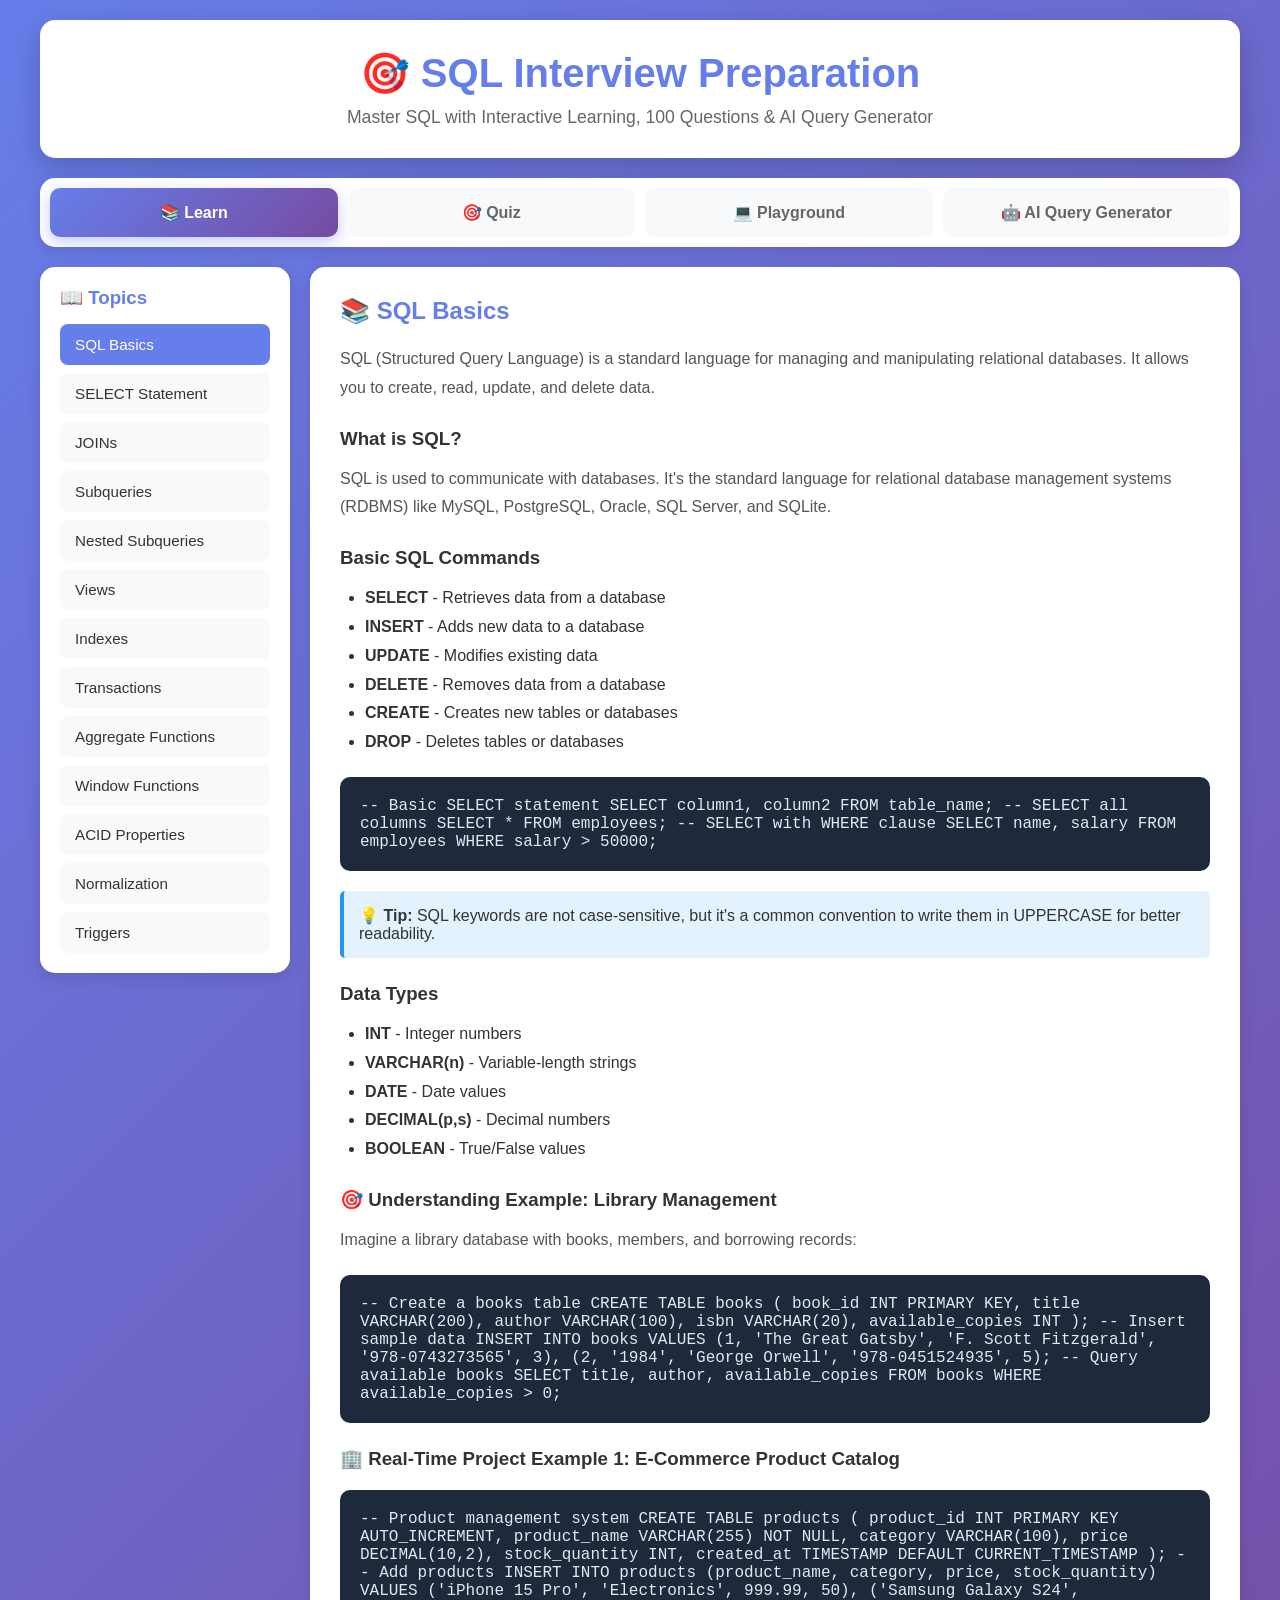
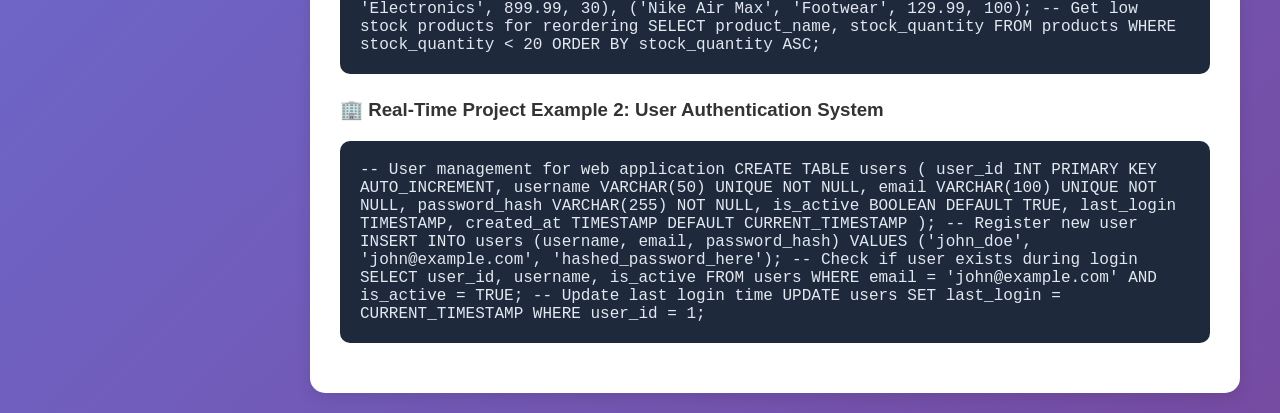
<file: index.html>
<!DOCTYPE html>
<html lang="en">
<head>
    <meta charset="UTF-8">
    <meta name="viewport" content="width=device-width, initial-scale=1.0">
    <title>SQL Interview Preparation - Interactive Learning Platform</title>
    <link rel="stylesheet" href="styles.css">
</head>
<body>
    <div class="container">
        <header>
            <h1>🎯 SQL Interview Preparation</h1>
            <p class="subtitle">Master SQL with Interactive Learning, 100 Questions & AI Query Generator</p>
        </header>

        <!-- Navigation Tabs -->
        <div class="nav-tabs">
            <button class="tab-btn active" data-tab="learn">📚 Learn</button>
            <button class="tab-btn" data-tab="quiz">🎯 Quiz</button>
            <button class="tab-btn" data-tab="playground">💻 Playground</button>
            <button class="tab-btn" data-tab="ai-generator">🤖 AI Query Generator</button>
        </div>

        <!-- LEARN TAB -->
        <div class="tab-content active" id="learn-tab">
            <div class="topics-sidebar">
                <h3>📖 Topics</h3>
                <div class="topic-list">
                    <button class="topic-btn active" data-topic="basics">SQL Basics</button>
                    <button class="topic-btn" data-topic="select">SELECT Statement</button>
                    <button class="topic-btn" data-topic="joins">JOINs</button>
                    <button class="topic-btn" data-topic="subqueries">Subqueries</button>
                    <button class="topic-btn" data-topic="nested">Nested Subqueries</button>
                    <button class="topic-btn" data-topic="views">Views</button>
                    <button class="topic-btn" data-topic="indexes">Indexes</button>
                    <button class="topic-btn" data-topic="transactions">Transactions</button>
                    <button class="topic-btn" data-topic="functions">Aggregate Functions</button>
                    <button class="topic-btn" data-topic="window">Window Functions</button>
                    <button class="topic-btn" data-topic="acid">ACID Properties</button>
                    <button class="topic-btn" data-topic="normalization">Normalization</button>
                    <button class="topic-btn" data-topic="triggers">Triggers</button>
                </div>
            </div>
            <div class="topic-content" id="topic-content">
                <!-- Content will be loaded dynamically -->
            </div>
        </div>

        <!-- QUIZ TAB -->
        <div class="tab-content" id="quiz-tab">
            <div class="stats-bar">
                <div class="stat">
                    <span class="stat-label">Progress:</span>
                    <span class="stat-value" id="progress">0/100</span>
                </div>
                <div class="stat">
                    <span class="stat-label">Correct:</span>
                    <span class="stat-value correct" id="correct">0</span>
                </div>
                <div class="stat">
                    <span class="stat-label">Wrong:</span>
                    <span class="stat-value wrong" id="wrong">0</span>
                </div>
                <div class="stat">
                    <span class="stat-label">Score:</span>
                    <span class="stat-value" id="score">0%</span>
                </div>
            </div>

            <div class="filter-section">
                <label for="difficulty-filter">Filter by Difficulty:</label>
                <select id="difficulty-filter">
                    <option value="all">All Questions</option>
                    <option value="beginner">Beginner (1-40)</option>
                    <option value="intermediate">Intermediate (41-70)</option>
                    <option value="advanced">Advanced (71-100)</option>
                </select>
                <button id="reset-btn" class="btn-secondary">Reset Progress</button>
            </div>

            <div class="quiz-container">
                <div class="question-header">
                    <span class="question-number" id="question-number">Question 1</span>
                    <span class="difficulty-badge" id="difficulty-badge">Beginner</span>
                </div>

                <div class="question-content">
                    <h2 id="question-text"></h2>
                    <div class="example-section" id="example-section">
                        <h3>📝 Example:</h3>
                        <pre id="example-code"></pre>
                    </div>
                </div>

                <div class="options-container" id="options-container"></div>

                <div class="feedback" id="feedback"></div>

                <div class="explanation-section" id="explanation-section" style="display: none;">
                    <h3>💡 Explanation:</h3>
                    <p id="explanation-text"></p>
                </div>

                <div class="navigation">
                    <button id="prev-btn" class="btn-nav">← Previous</button>
                    <button id="next-btn" class="btn-nav">Next →</button>
                </div>
            </div>

            <div class="summary-section" id="summary-section" style="display: none;">
                <h2>🎉 Quiz Complete!</h2>
                <div class="summary-stats">
                    <p>Total Questions: <strong>100</strong></p>
                    <p>Correct Answers: <strong id="final-correct">0</strong></p>
                    <p>Wrong Answers: <strong id="final-wrong">0</strong></p>
                    <p>Final Score: <strong id="final-score">0%</strong></p>
                </div>
                <button id="restart-btn" class="btn-primary">Start Over</button>
            </div>
        </div>

        <!-- PLAYGROUND TAB -->
        <div class="tab-content" id="playground-tab">
            <div class="playground-container">
                <div class="playground-header">
                    <h2>💻 SQL Query Playground</h2>
                    <p>Write and test SQL queries with sample data</p>
                </div>

                <div class="playground-controls">
                    <button id="run-query-btn" class="btn-primary">▶ Run Query</button>
                    <button id="clear-query-btn" class="btn-secondary">🗑️ Clear</button>
                    <select id="sample-tables">
                        <option value="">Load Sample Table...</option>
                        <option value="employees">Employees Table</option>
                        <option value="orders">Orders Table</option>
                        <option value="customers">Customers Table</option>
                    </select>
                </div>

                <div class="editor-section">
                    <h3>Query Editor</h3>
                    <textarea id="sql-editor" placeholder="-- Write your SQL query here
SELECT * FROM employees;"></textarea>
                </div>

                <div class="results-section">
                    <h3>Results</h3>
                    <div id="query-results"></div>
                </div>

                <div class="sample-data-section">
                    <h3>Sample Data</h3>
                    <div id="sample-data-display"></div>
                </div>
            </div>
        </div>

        <!-- AI GENERATOR TAB -->
        <div class="tab-content" id="ai-generator-tab">
            <div class="ai-generator-container">
                <div class="ai-header">
                    <h2>🤖 AI SQL Query Generator</h2>
                    <p>Describe what you want in plain English, and get SQL queries instantly!</p>
                </div>

                <div class="ai-input-section">
                    <label for="ai-prompt">Describe your query:</label>
                    <textarea id="ai-prompt" placeholder="Example: Get all employees who earn more than 50000 and work in IT department"></textarea>
                    <button id="generate-query-btn" class="btn-primary">✨ Generate SQL Query</button>
                </div>

                <div class="ai-output-section" id="ai-output" style="display: none;">
                    <h3>Generated Query:</h3>
                    <pre id="generated-query"></pre>
                    <div class="ai-explanation">
                        <h4>Explanation:</h4>
                        <p id="query-explanation"></p>
                    </div>
                    <button id="copy-query-btn" class="btn-secondary">📋 Copy Query</button>
                    <button id="test-query-btn" class="btn-primary">▶ Test in Playground</button>
                </div>

                <div class="ai-examples">
                    <h3>💡 Example Prompts:</h3>
                    <div class="example-prompts">
                        <button class="example-prompt-btn">Get all customers from New York</button>
                        <button class="example-prompt-btn">Find the top 5 highest paid employees</button>
                        <button class="example-prompt-btn">Count orders by customer</button>
                        <button class="example-prompt-btn">Join employees with their departments</button>
                        <button class="example-prompt-btn">Get employees hired in the last year</button>
                        <button class="example-prompt-btn">Find duplicate email addresses</button>
                    </div>
                </div>
            </div>
        </div>
    </div>

    <script src="questions.js"></script>
    <script src="topics.js"></script>
    <script src="topics-extended.js"></script>
    <script src="playground.js"></script>
    <script src="ai-generator.js"></script>
    <script src="script.js"></script>
</body>
</html>
</file>
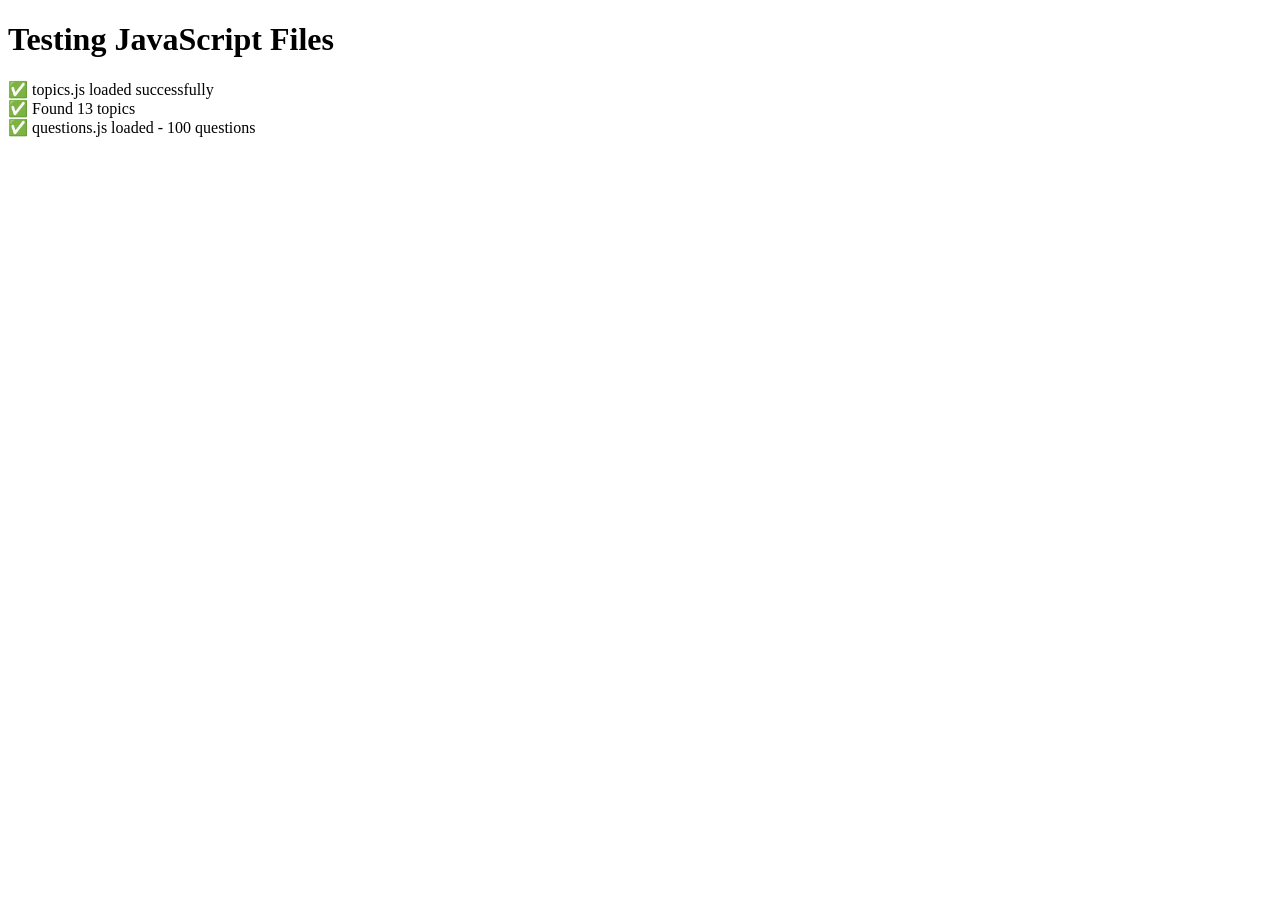
<file: test.html>
<!DOCTYPE html>
<html>
<head>
    <title>Test JS Loading</title>
</head>
<body>
    <h1>Testing JavaScript Files</h1>
    <div id="status"></div>
    
    <script>
        console.log("Test page loaded");
        
        // Test if files load
        const statusDiv = document.getElementById('status');
        let messages = [];
        
        // Check if topics object exists
        setTimeout(() => {
            if (typeof topics !== 'undefined') {
                messages.push('✅ topics.js loaded successfully');
                messages.push(`✅ Found ${Object.keys(topics).length} topics`);
            } else {
                messages.push('❌ topics.js failed to load');
            }
            
            if (typeof sqlQuestions !== 'undefined') {
                messages.push(`✅ questions.js loaded - ${sqlQuestions.length} questions`);
            } else {
                messages.push('❌ questions.js failed to load');
            }
            
            statusDiv.innerHTML = messages.join('<br>');
            console.log(messages.join('\n'));
        }, 100);
    </script>
    
    <script src="questions.js"></script>
    <script src="topics.js"></script>
    <script src="topics-extended.js"></script>
    <script src="playground.js"></script>
    <script src="ai-generator.js"></script>
    <script src="script.js"></script>
</body>
</html>
</file>
<file: styles.css>
* {
    margin: 0;
    padding: 0;
    box-sizing: border-box;
}

body {
    font-family: 'Segoe UI', Tahoma, Geneva, Verdana, sans-serif;
    background: linear-gradient(135deg, #667eea 0%, #764ba2 100%);
    min-height: 100vh;
    padding: 20px;
    color: #333;
}

.container {
    max-width: 1200px;
    margin: 0 auto;
}

header {
    background: white;
    padding: 30px;
    border-radius: 15px;
    text-align: center;
    box-shadow: 0 10px 30px rgba(0, 0, 0, 0.2);
    margin-bottom: 20px;
}

header h1 {
    color: #667eea;
    font-size: 2.5em;
    margin-bottom: 10px;
}

.subtitle {
    color: #666;
    font-size: 1.1em;
}

/* Navigation Tabs */
.nav-tabs {
    background: white;
    padding: 10px;
    border-radius: 15px;
    box-shadow: 0 5px 15px rgba(0, 0, 0, 0.1);
    margin-bottom: 20px;
    display: flex;
    gap: 10px;
    flex-wrap: wrap;
}

.tab-btn {
    flex: 1;
    min-width: 150px;
    padding: 15px 20px;
    border: none;
    background: #f8f9fa;
    color: #666;
    border-radius: 10px;
    font-size: 1em;
    font-weight: 600;
    cursor: pointer;
    transition: all 0.3s ease;
}

.tab-btn:hover {
    background: #e9ecef;
    transform: translateY(-2px);
}

.tab-btn.active {
    background: linear-gradient(135deg, #667eea 0%, #764ba2 100%);
    color: white;
    box-shadow: 0 5px 15px rgba(102, 126, 234, 0.4);
}

/* Tab Content */
.tab-content {
    display: none;
}

.tab-content.active {
    display: block;
}

/* Learn Tab */
#learn-tab {
    grid-template-columns: 250px 1fr;
    gap: 20px;
}

#learn-tab.active {
    display: grid;
}

.topics-sidebar {
    background: white;
    padding: 20px;
    border-radius: 15px;
    box-shadow: 0 5px 15px rgba(0, 0, 0, 0.1);
    height: fit-content;
}

.topics-sidebar h3 {
    color: #667eea;
    margin-bottom: 15px;
}

.topic-list {
    display: flex;
    flex-direction: column;
    gap: 8px;
}

.topic-btn {
    padding: 12px 15px;
    border: none;
    background: #f8f9fa;
    color: #333;
    border-radius: 8px;
    text-align: left;
    cursor: pointer;
    transition: all 0.3s ease;
    font-size: 0.95em;
}

.topic-btn:hover {
    background: #e9ecef;
    transform: translateX(5px);
}

.topic-btn.active {
    background: #667eea;
    color: white;
}

.topic-content {
    background: white;
    padding: 30px;
    border-radius: 15px;
    box-shadow: 0 5px 15px rgba(0, 0, 0, 0.1);
    min-height: 500px;
}

.topic-content h2 {
    color: #667eea;
    margin-bottom: 20px;
}

.topic-content h3 {
    color: #333;
    margin-top: 25px;
    margin-bottom: 15px;
}

.topic-content p {
    line-height: 1.8;
    margin-bottom: 15px;
    color: #555;
}

.topic-content ul, .topic-content ol {
    margin-left: 25px;
    margin-bottom: 15px;
    line-height: 1.8;
}

.code-example {
    background: #1e293b;
    color: #e2e8f0;
    padding: 20px;
    border-radius: 10px;
    margin: 20px 0;
    overflow-x: auto;
    font-family: 'Courier New', monospace;
}

.diagram {
    background: #f8f9fa;
    padding: 30px;
    border-radius: 10px;
    margin: 25px 0;
    text-align: center;
}

.diagram-title {
    font-weight: bold;
    color: #667eea;
    margin-bottom: 20px;
    font-size: 1.1em;
}

.join-diagram, .subquery-diagram, .view-diagram {
    display: flex;
    justify-content: center;
    align-items: center;
    gap: 20px;
    flex-wrap: wrap;
    margin: 20px 0;
}

.table-box {
    background: white;
    border: 2px solid #667eea;
    border-radius: 8px;
    padding: 15px;
    min-width: 150px;
}

.table-box h4 {
    color: #667eea;
    margin-bottom: 10px;
    font-size: 0.9em;
}

.table-box table {
    width: 100%;
    font-size: 0.85em;
}

.table-box td {
    padding: 5px;
    border-bottom: 1px solid #e9ecef;
}

.arrow {
    font-size: 2em;
    color: #667eea;
    font-weight: bold;
}

.info-box {
    background: #e3f2fd;
    border-left: 4px solid #2196f3;
    padding: 15px;
    margin: 20px 0;
    border-radius: 5px;
}

.warning-box {
    background: #fff3cd;
    border-left: 4px solid #ffc107;
    padding: 15px;
    margin: 20px 0;
    border-radius: 5px;
}

.success-box {
    background: #d4edda;
    border-left: 4px solid #28a745;
    padding: 15px;
    margin: 20px 0;
    border-radius: 5px;
}

/* Quiz Tab Styles (existing) */
.stats-bar {
    background: white;
    padding: 20px;
    border-radius: 15px;
    display: flex;
    justify-content: space-around;
    box-shadow: 0 5px 15px rgba(0, 0, 0, 0.1);
    margin-bottom: 20px;
    flex-wrap: wrap;
    gap: 15px;
}

.stat {
    text-align: center;
}

.stat-label {
    display: block;
    color: #666;
    font-size: 0.9em;
    margin-bottom: 5px;
}

.stat-value {
    display: block;
    font-size: 1.5em;
    font-weight: bold;
    color: #667eea;
}

.stat-value.correct {
    color: #10b981;
}

.stat-value.wrong {
    color: #ef4444;
}

.filter-section {
    background: white;
    padding: 15px 20px;
    border-radius: 15px;
    box-shadow: 0 5px 15px rgba(0, 0, 0, 0.1);
    margin-bottom: 20px;
    display: flex;
    align-items: center;
    gap: 15px;
    flex-wrap: wrap;
}

.filter-section label {
    font-weight: 600;
    color: #333;
}

#difficulty-filter {
    padding: 8px 15px;
    border: 2px solid #667eea;
    border-radius: 8px;
    font-size: 1em;
    cursor: pointer;
    background: white;
    color: #333;
    flex: 1;
    min-width: 200px;
}

.quiz-container {
    background: white;
    padding: 30px;
    border-radius: 15px;
    box-shadow: 0 10px 30px rgba(0, 0, 0, 0.2);
    margin-bottom: 20px;
}

.question-header {
    display: flex;
    justify-content: space-between;
    align-items: center;
    margin-bottom: 20px;
    flex-wrap: wrap;
    gap: 10px;
}

.question-number {
    font-size: 1.2em;
    font-weight: bold;
    color: #667eea;
}

.difficulty-badge {
    padding: 5px 15px;
    border-radius: 20px;
    font-size: 0.9em;
    font-weight: 600;
}

.difficulty-badge.beginner {
    background: #10b981;
    color: white;
}

.difficulty-badge.intermediate {
    background: #f59e0b;
    color: white;
}

.difficulty-badge.advanced {
    background: #ef4444;
    color: white;
}

.question-content h2 {
    color: #333;
    font-size: 1.3em;
    margin-bottom: 20px;
    line-height: 1.6;
}

.example-section {
    background: #f8f9fa;
    padding: 15px;
    border-radius: 10px;
    margin: 20px 0;
    border-left: 4px solid #667eea;
}

.example-section h3 {
    color: #667eea;
    font-size: 1.1em;
    margin-bottom: 10px;
}

.example-section pre {
    background: #1e293b;
    color: #e2e8f0;
    padding: 15px;
    border-radius: 8px;
    overflow-x: auto;
    font-family: 'Courier New', monospace;
    font-size: 0.95em;
    line-height: 1.5;
}

.options-container {
    margin: 25px 0;
}

.option {
    background: #f8f9fa;
    padding: 15px 20px;
    margin: 10px 0;
    border-radius: 10px;
    cursor: pointer;
    transition: all 0.3s ease;
    border: 2px solid transparent;
    display: flex;
    align-items: center;
    gap: 10px;
}

.option:hover {
    background: #e9ecef;
    transform: translateX(5px);
}

.option.selected {
    border-color: #667eea;
    background: #eef2ff;
}

.option.correct {
    border-color: #10b981;
    background: #d1fae5;
}

.option.wrong {
    border-color: #ef4444;
    background: #fee2e2;
}

.option.disabled {
    cursor: not-allowed;
    opacity: 0.7;
}

.option-letter {
    background: #667eea;
    color: white;
    width: 30px;
    height: 30px;
    border-radius: 50%;
    display: flex;
    align-items: center;
    justify-content: center;
    font-weight: bold;
    flex-shrink: 0;
}

.option.correct .option-letter {
    background: #10b981;
}

.option.wrong .option-letter {
    background: #ef4444;
}

.feedback {
    margin: 20px 0;
    padding: 15px;
    border-radius: 10px;
    font-weight: 600;
    display: none;
}

.feedback.show {
    display: block;
}

.feedback.correct {
    background: #d1fae5;
    color: #065f46;
    border-left: 4px solid #10b981;
}

.feedback.wrong {
    background: #fee2e2;
    color: #991b1b;
    border-left: 4px solid #ef4444;
}

.explanation-section {
    background: #fef3c7;
    padding: 20px;
    border-radius: 10px;
    margin: 20px 0;
    border-left: 4px solid #f59e0b;
}

.explanation-section h3 {
    color: #92400e;
    margin-bottom: 10px;
}

.explanation-section p {
    color: #78350f;
    line-height: 1.6;
}

.navigation {
    display: flex;
    justify-content: space-between;
    margin-top: 30px;
    gap: 15px;
}

.btn-nav, .btn-primary, .btn-secondary {
    padding: 12px 30px;
    border: none;
    border-radius: 8px;
    font-size: 1em;
    font-weight: 600;
    cursor: pointer;
    transition: all 0.3s ease;
}

.btn-nav {
    background: #667eea;
    color: white;
    flex: 1;
}

.btn-nav:hover {
    background: #5568d3;
    transform: translateY(-2px);
    box-shadow: 0 5px 15px rgba(102, 126, 234, 0.4);
}

.btn-nav:disabled {
    background: #cbd5e1;
    cursor: not-allowed;
    transform: none;
}

.btn-primary {
    background: #10b981;
    color: white;
}

.btn-primary:hover {
    background: #059669;
    transform: translateY(-2px);
    box-shadow: 0 5px 15px rgba(16, 185, 129, 0.4);
}

.btn-secondary {
    background: #ef4444;
    color: white;
}

.btn-secondary:hover {
    background: #dc2626;
    transform: translateY(-2px);
    box-shadow: 0 5px 15px rgba(239, 68, 68, 0.4);
}

.summary-section {
    background: white;
    padding: 40px;
    border-radius: 15px;
    box-shadow: 0 10px 30px rgba(0, 0, 0, 0.2);
    text-align: center;
}

.summary-section h2 {
    color: #667eea;
    font-size: 2em;
    margin-bottom: 30px;
}

.summary-stats {
    background: #f8f9fa;
    padding: 30px;
    border-radius: 10px;
    margin-bottom: 30px;
}

.summary-stats p {
    font-size: 1.2em;
    margin: 15px 0;
    color: #333;
}

.summary-stats strong {
    color: #667eea;
    font-size: 1.3em;
}

/* Playground Tab */
.playground-container {
    background: white;
    padding: 30px;
    border-radius: 15px;
    box-shadow: 0 10px 30px rgba(0, 0, 0, 0.2);
}

.playground-header {
    margin-bottom: 25px;
}

.playground-header h2 {
    color: #667eea;
    margin-bottom: 10px;
}

.playground-header p {
    color: #666;
}

.playground-controls {
    display: flex;
    gap: 15px;
    margin-bottom: 25px;
    flex-wrap: wrap;
}

#sample-tables {
    padding: 12px 20px;
    border: 2px solid #667eea;
    border-radius: 8px;
    font-size: 1em;
    cursor: pointer;
    background: white;
    color: #333;
}

.editor-section, .results-section, .sample-data-section {
    margin-bottom: 25px;
}

.editor-section h3, .results-section h3, .sample-data-section h3 {
    color: #333;
    margin-bottom: 15px;
}

#sql-editor {
    width: 100%;
    min-height: 200px;
    padding: 15px;
    border: 2px solid #e9ecef;
    border-radius: 8px;
    font-family: 'Courier New', monospace;
    font-size: 1em;
    resize: vertical;
}

#sql-editor:focus {
    outline: none;
    border-color: #667eea;
}

#query-results {
    background: #f8f9fa;
    padding: 20px;
    border-radius: 8px;
    min-height: 100px;
    max-height: 400px;
    overflow: auto;
}

.result-table {
    width: 100%;
    border-collapse: collapse;
    background: white;
}

.result-table th {
    background: #667eea;
    color: white;
    padding: 12px;
    text-align: left;
    font-weight: 600;
}

.result-table td {
    padding: 10px 12px;
    border-bottom: 1px solid #e9ecef;
}

.result-table tr:hover {
    background: #f8f9fa;
}

.error-message {
    background: #fee2e2;
    color: #991b1b;
    padding: 15px;
    border-radius: 8px;
    border-left: 4px solid #ef4444;
}

.success-message {
    background: #d1fae5;
    color: #065f46;
    padding: 15px;
    border-radius: 8px;
    border-left: 4px solid #10b981;
}

#sample-data-display {
    background: #f8f9fa;
    padding: 20px;
    border-radius: 8px;
    max-height: 300px;
    overflow: auto;
}

/* AI Generator Tab */
.ai-generator-container {
    background: white;
    padding: 30px;
    border-radius: 15px;
    box-shadow: 0 10px 30px rgba(0, 0, 0, 0.2);
}

.ai-header {
    margin-bottom: 30px;
}

.ai-header h2 {
    color: #667eea;
    margin-bottom: 10px;
}

.ai-header p {
    color: #666;
}

.ai-input-section {
    margin-bottom: 30px;
}

.ai-input-section label {
    display: block;
    font-weight: 600;
    color: #333;
    margin-bottom: 10px;
}

#ai-prompt {
    width: 100%;
    min-height: 120px;
    padding: 15px;
    border: 2px solid #e9ecef;
    border-radius: 8px;
    font-family: 'Segoe UI', Tahoma, Geneva, Verdana, sans-serif;
    font-size: 1em;
    resize: vertical;
    margin-bottom: 15px;
}

#ai-prompt:focus {
    outline: none;
    border-color: #667eea;
}

.ai-output-section {
    background: #f8f9fa;
    padding: 25px;
    border-radius: 10px;
    margin-bottom: 30px;
}

.ai-output-section h3 {
    color: #333;
    margin-bottom: 15px;
}

#generated-query {
    background: #1e293b;
    color: #e2e8f0;
    padding: 20px;
    border-radius: 8px;
    overflow-x: auto;
    font-family: 'Courier New', monospace;
    margin-bottom: 20px;
}

.ai-explanation {
    background: white;
    padding: 20px;
    border-radius: 8px;
    margin-bottom: 15px;
}

.ai-explanation h4 {
    color: #667eea;
    margin-bottom: 10px;
}

.ai-explanation p {
    color: #555;
    line-height: 1.6;
}

.ai-examples {
    margin-top: 30px;
}

.ai-examples h3 {
    color: #333;
    margin-bottom: 15px;
}

.example-prompts {
    display: grid;
    grid-template-columns: repeat(auto-fit, minmax(250px, 1fr));
    gap: 10px;
}

.example-prompt-btn {
    padding: 12px 20px;
    border: 2px solid #667eea;
    background: white;
    color: #667eea;
    border-radius: 8px;
    cursor: pointer;
    transition: all 0.3s ease;
    text-align: left;
    font-size: 0.95em;
}

.example-prompt-btn:hover {
    background: #667eea;
    color: white;
    transform: translateY(-2px);
    box-shadow: 0 5px 15px rgba(102, 126, 234, 0.3);
}

/* Responsive Design */
@media (max-width: 768px) {
    header h1 {
        font-size: 1.8em;
    }
    
    .stats-bar {
        flex-direction: column;
    }
    
    .navigation {
        flex-direction: column;
    }
    
    .filter-section {
        flex-direction: column;
        align-items: stretch;
    }
    
    #difficulty-filter {
        width: 100%;
    }
    
    #learn-tab {
        grid-template-columns: 1fr;
    }
    
    .topics-sidebar {
        margin-bottom: 20px;
    }
    
    .playground-controls {
        flex-direction: column;
    }
    
    .example-prompts {
        grid-template-columns: 1fr;
    }
}

/* Made with Bob */
</file>
